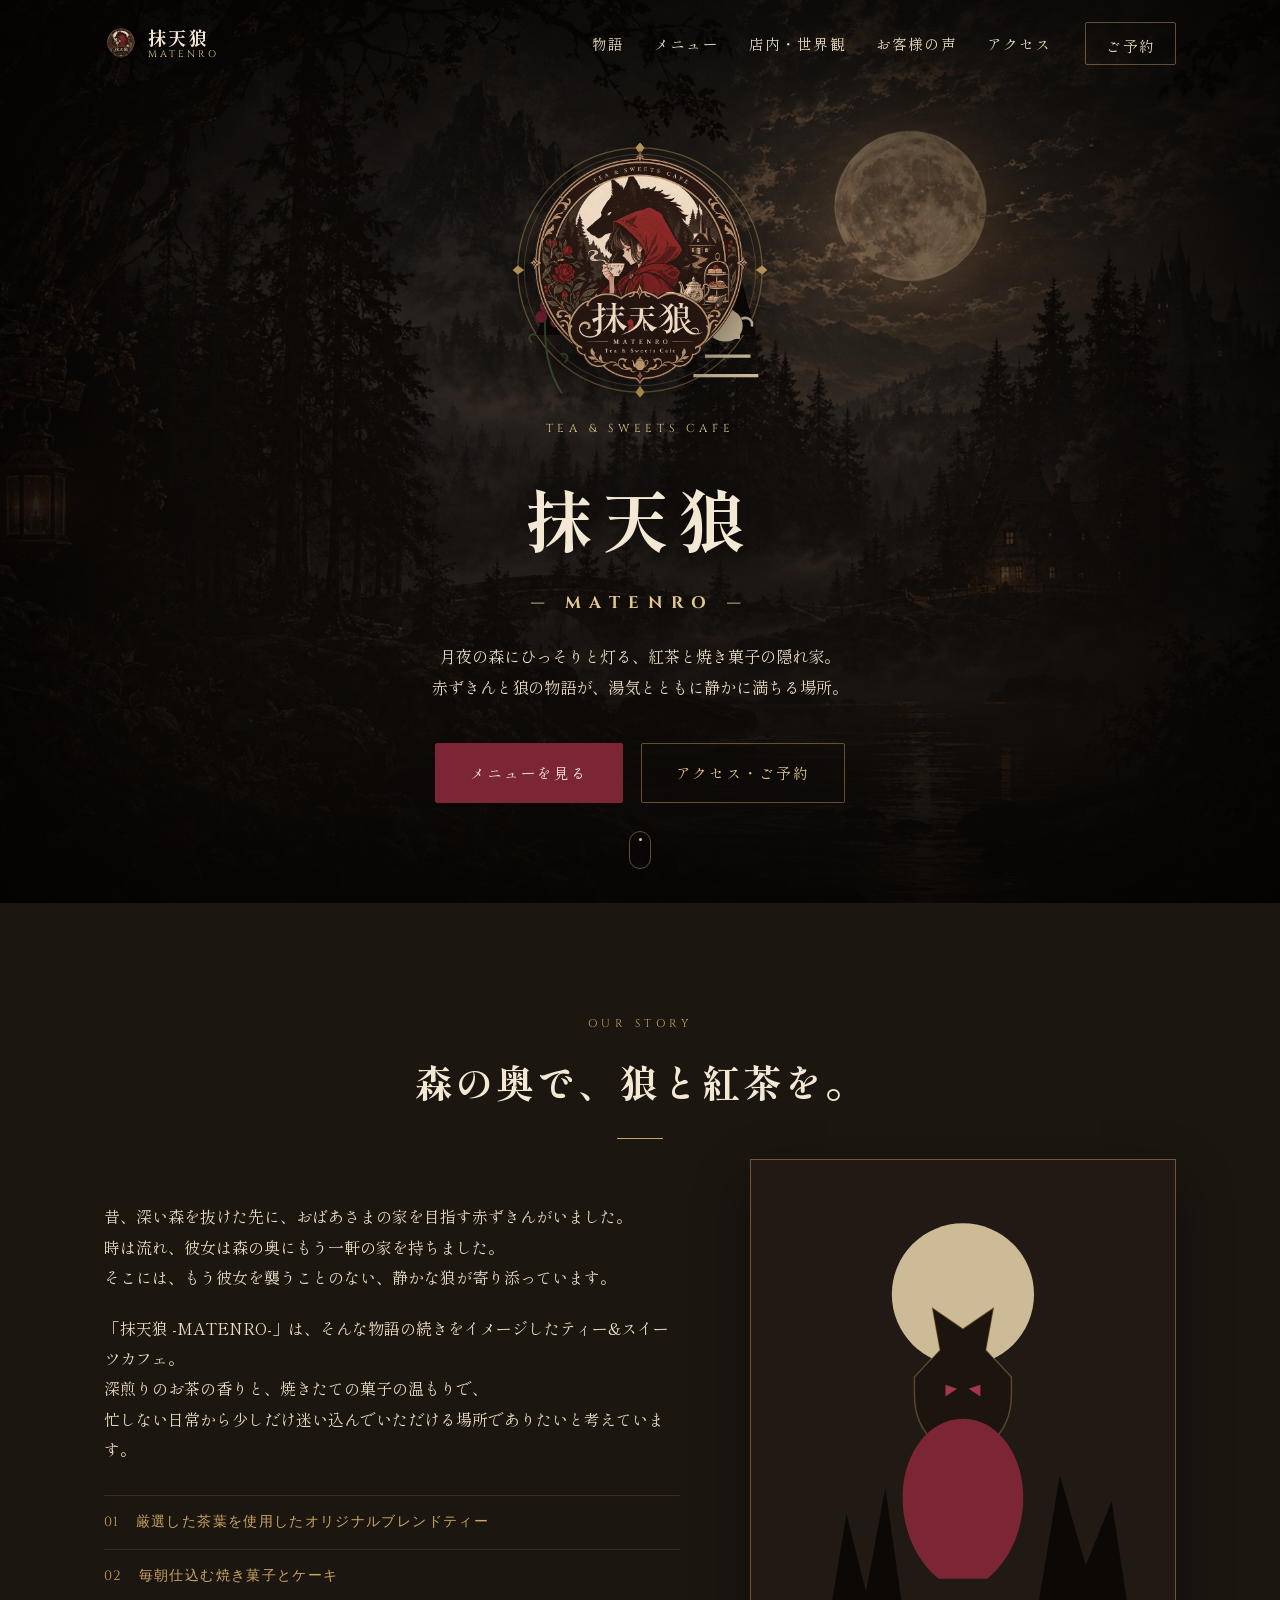
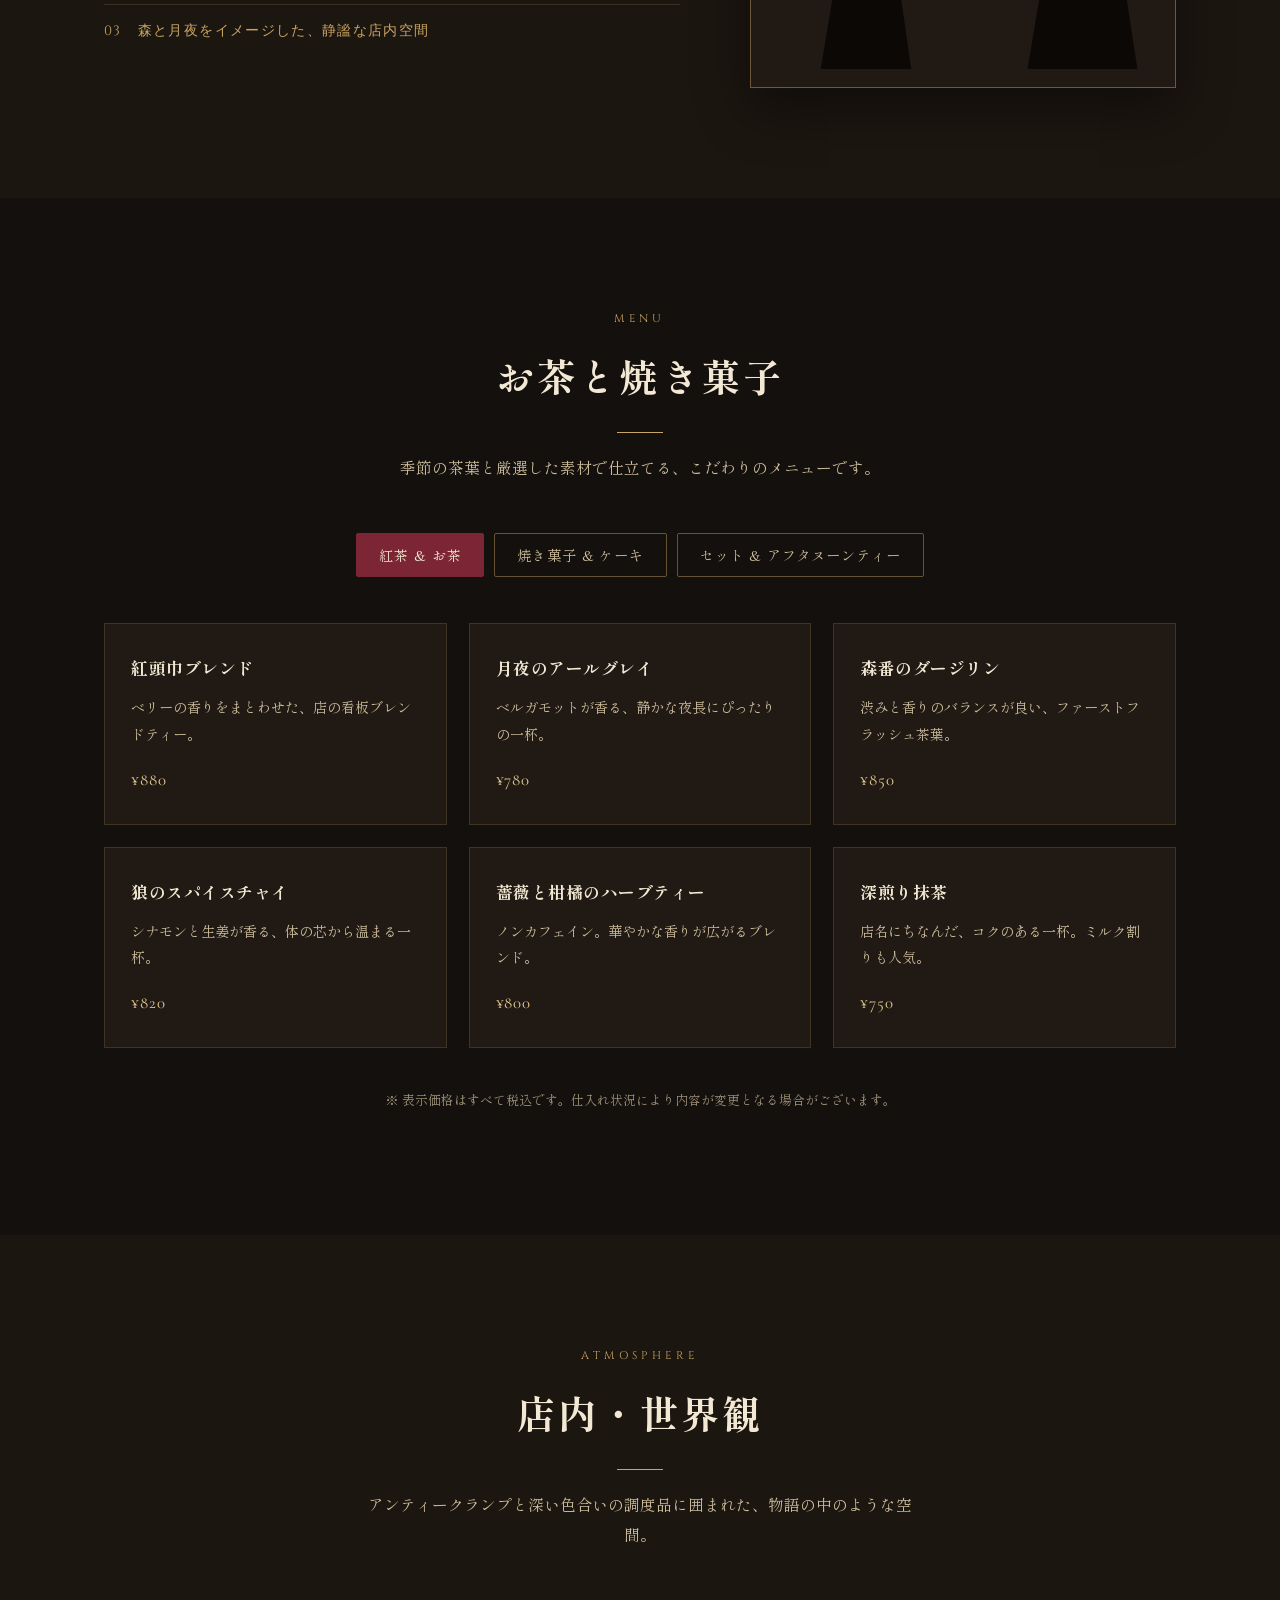
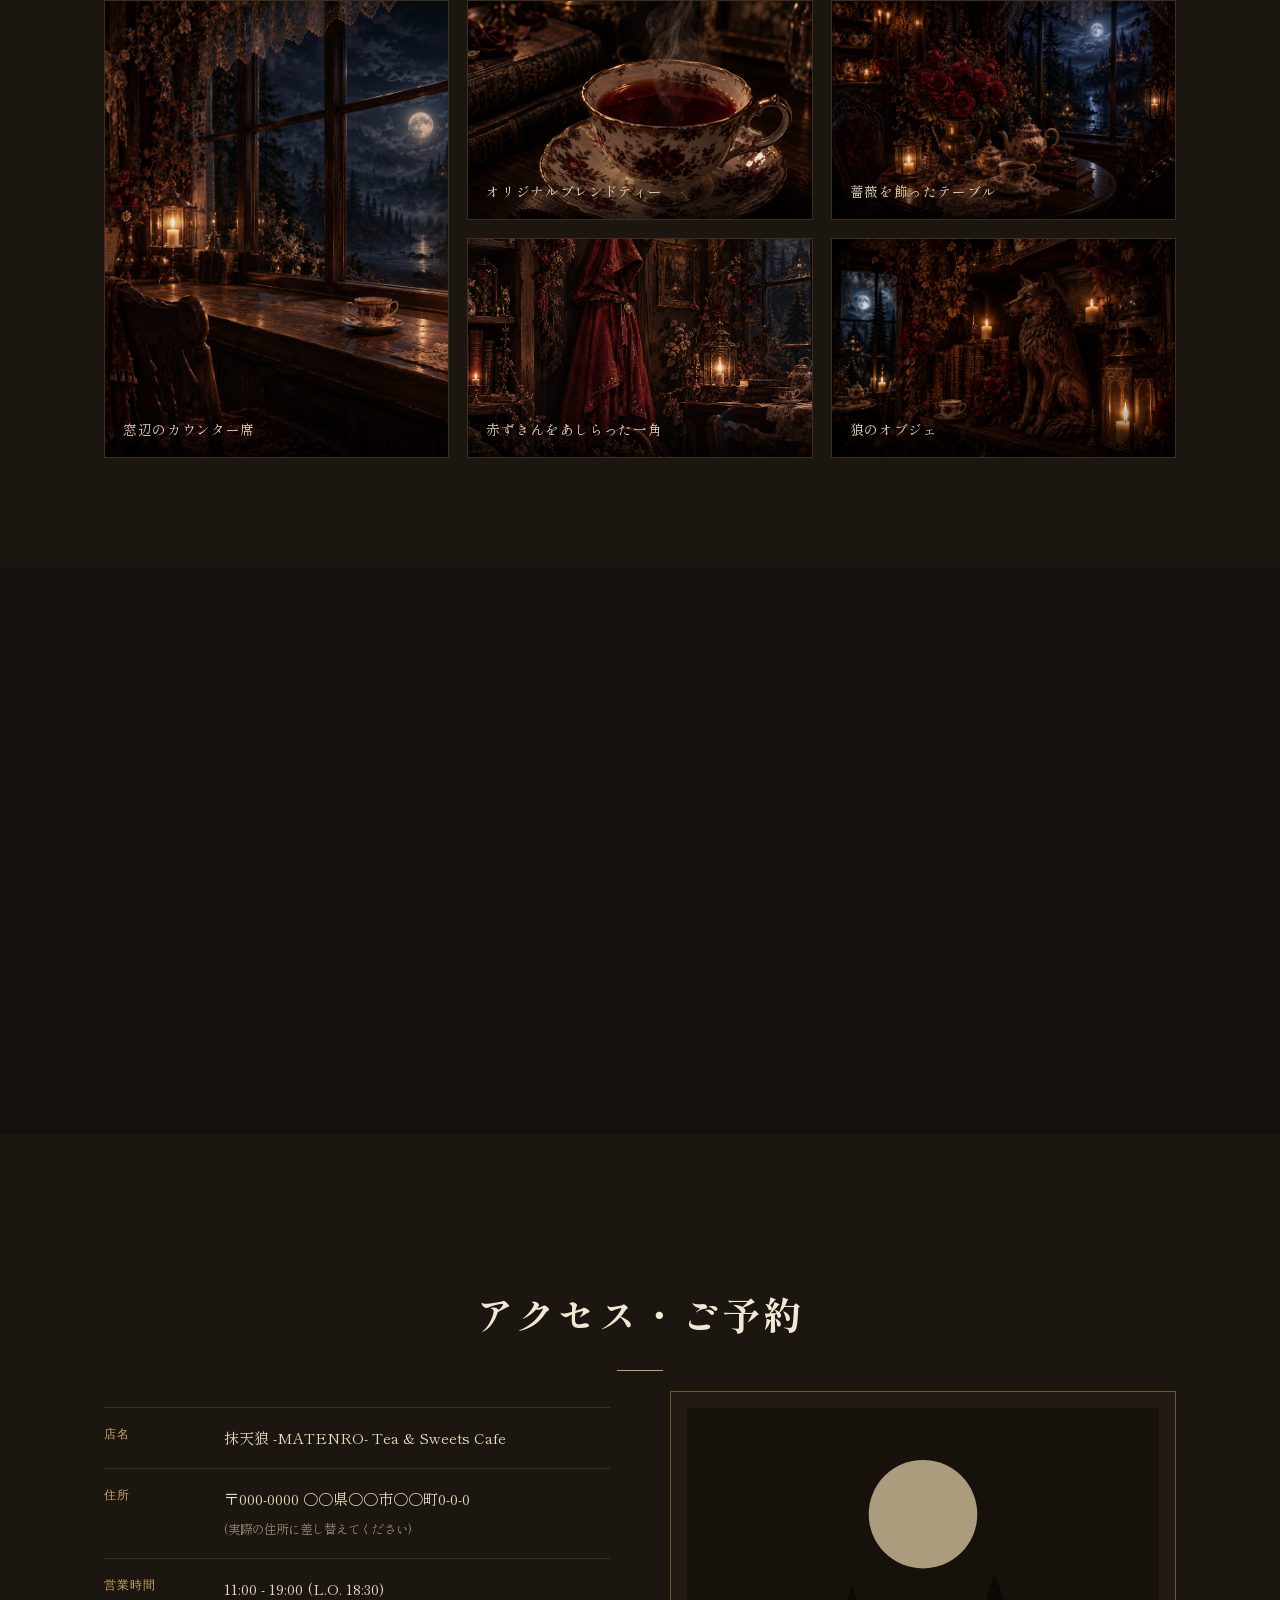
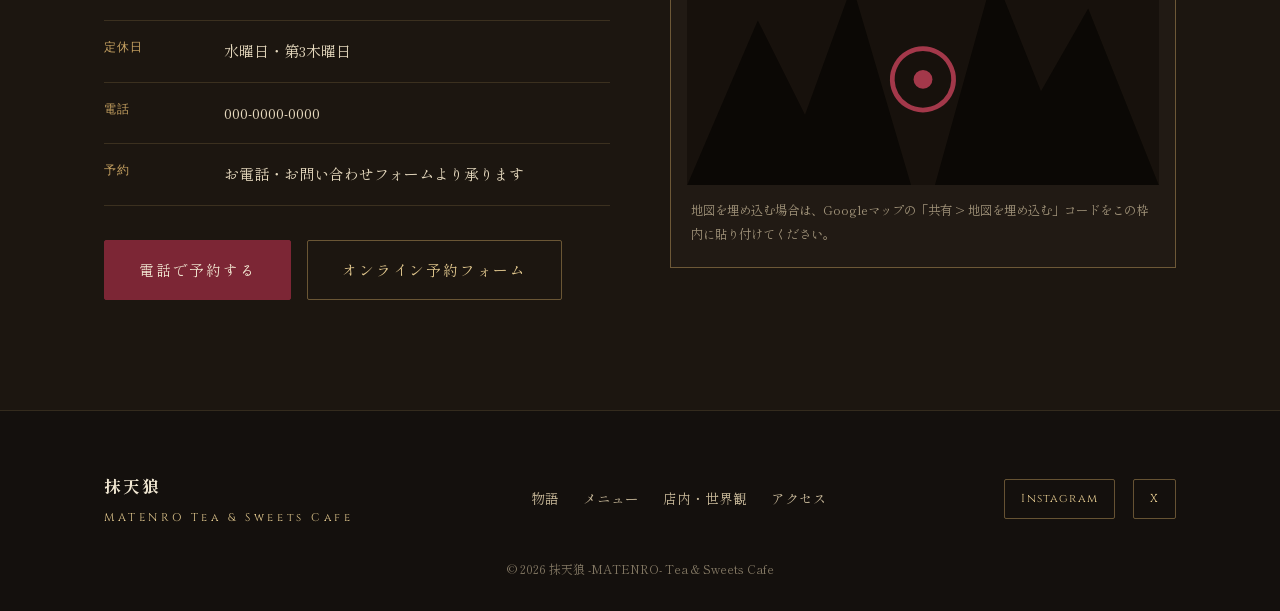
<file: index.html>
<!DOCTYPE html>
<html lang="ja">
<head>
<meta charset="UTF-8">
<meta name="viewport" content="width=device-width, initial-scale=1.0">
<title>抹天狼 MATENRO | Tea &amp; Sweets Cafe</title>
<meta name="description" content="森の奥にひっそりと佇む紅茶と焼き菓子の店「抹天狼 -MATENRO-」。赤ずきんと狼の物語をモチーフにした、大人のための隠れ家ティーサロンです。">

<!-- Favicon -->
<link rel="icon" href="assets/favicon.ico" sizes="any">
<link rel="icon" type="image/png" sizes="32x32" href="assets/favicon-32.png">
<link rel="icon" type="image/png" sizes="16x16" href="assets/favicon-16.png">
<link rel="apple-touch-icon" href="assets/apple-touch-icon.png">

<!-- OGP (Facebook / LINE / Instagram など) -->
<meta property="og:type" content="website">
<meta property="og:site_name" content="抹天狼 -MATENRO- Tea & Sweets Cafe">
<meta property="og:title" content="抹天狼 -MATENRO- | Tea & Sweets Cafe">
<meta property="og:description" content="森の奥にひっそりと佇む紅茶と焼き菓子の店「抹天狼 -MATENRO-」。赤ずきんと狼の物語をモチーフにした、大人のための隠れ家ティーサロンです。">
<meta property="og:url" content="https://gtrgreattatinonoren-lab.github.io/matenllow-cafe/">
<meta property="og:image" content="https://gtrgreattatinonoren-lab.github.io/matenllow-cafe/assets/og-image.jpg">
<meta property="og:image:width" content="1200">
<meta property="og:image:height" content="630">
<meta property="og:locale" content="ja_JP">

<!-- Twitter/X カード -->
<meta name="twitter:card" content="summary_large_image">
<meta name="twitter:title" content="抹天狼 -MATENRO- | Tea & Sweets Cafe">
<meta name="twitter:description" content="森の奥にひっそりと佇む紅茶と焼き菓子の店「抹天狼 -MATENRO-」。赤ずきんと狼の物語をモチーフにした、大人のための隠れ家ティーサロンです。">
<meta name="twitter:image" content="https://gtrgreattatinonoren-lab.github.io/matenllow-cafe/assets/og-image.jpg">

<link rel="preconnect" href="https://fonts.googleapis.com">
<link rel="preconnect" href="https://fonts.gstatic.com" crossorigin>
<link href="https://fonts.googleapis.com/css2?family=Cinzel:wght@500;600&family=Cormorant+Garamond:ital,wght@0,400;0,500;0,600;1,500&family=Shippori+Mincho:wght@500;700&display=swap" rel="stylesheet">
<link rel="stylesheet" href="css/style.css">
</head>
<body>

<!-- ローディング演出 -->
<div class="loader" id="loader" aria-hidden="true">
  <div class="loader-emblem">
    <svg viewBox="0 0 100 100" class="loader-ring">
      <circle cx="50" cy="50" r="42"></circle>
    </svg>
    <span>抹天狼</span>
  </div>
</div>

<!-- ヘッダー -->
<header class="site-header" id="siteHeader">
  <div class="header-inner">
    <a href="#top" class="brand">
      <span class="brand-mark" aria-hidden="true">
        <img src="assets/logo.png" alt="" class="brand-mark-photo"
             onload="this.nextElementSibling.style.display='none';"
             onerror="this.remove();">
        <svg viewBox="0 0 60 60" width="34" height="34" class="brand-mark-svg">
          <circle cx="30" cy="30" r="27" fill="none" stroke="currentColor" stroke-width="1.4"/>
          <path d="M30 6 L33 14 L30 22 L27 14 Z" fill="currentColor"/>
        </svg>
      </span>
      <span class="brand-text">
        <span class="brand-jp">抹天狼</span>
        <span class="brand-en">MATENRO</span>
      </span>
    </a>

    <nav class="main-nav" id="mainNav">
      <ul>
        <li><a href="#story">物語</a></li>
        <li><a href="#menu">メニュー</a></li>
        <li><a href="#gallery">店内・世界観</a></li>
        <li><a href="#voice">お客様の声</a></li>
        <li><a href="#access">アクセス</a></li>
      </ul>
      <a href="#access" class="nav-cta">ご予約</a>
    </nav>

    <button class="nav-toggle" id="navToggle" aria-label="メニューを開く" aria-expanded="false">
      <span></span><span></span><span></span>
    </button>
  </div>
</header>

<!-- ヒーロー -->
<section class="hero" id="top">
  <div class="hero-bg" aria-hidden="true">
    <div class="hero-moon"></div>
    <div class="hero-trees"></div>
    <div class="hero-vignette"></div>
  </div>

  <div class="hero-content">
    <div class="emblem">
      <img src="assets/logo.png" alt="抹天狼 MATENRO Tea and Sweets Cafe ロゴ" class="emblem-photo"
           onerror="this.style.display='none'; this.closest('.emblem').classList.add('emblem--fallback');">
      <svg viewBox="0 0 400 400" class="emblem-svg" role="img" aria-label="抹天狼 MATENRO Tea and Sweets Cafe エンブレム">
        <defs>
          <path id="ringTop" d="M 70 200 A 130 130 0 0 1 330 200" />
          <path id="ringBottom" d="M 90 200 A 110 110 0 0 0 310 200" />
          <radialGradient id="moonGlow" cx="50%" cy="38%" r="55%">
            <stop offset="0%" stop-color="#f3e9cf" stop-opacity="0.95"/>
            <stop offset="55%" stop-color="#e4d3a4" stop-opacity="0.5"/>
            <stop offset="100%" stop-color="#e4d3a4" stop-opacity="0"/>
          </radialGradient>
        </defs>

        <!-- outer ornate frame -->
        <circle cx="200" cy="200" r="188" fill="none" stroke="currentColor" stroke-width="2"/>
        <circle cx="200" cy="200" r="178" fill="none" stroke="currentColor" stroke-width="1"/>
        <g class="emblem-diamonds">
          <path d="M200 4 L207 12 L200 22 L193 12 Z"/>
          <path d="M200 396 L207 388 L200 378 L193 388 Z"/>
          <path d="M4 200 L12 193 L22 200 L12 207 Z"/>
          <path d="M396 200 L388 193 L378 200 L388 207 Z"/>
        </g>

        <!-- ring text -->
        <text class="ring-text-top">
          <textPath href="#ringTop" startOffset="50%" text-anchor="middle">TEA &amp; SWEETS CAFE</textPath>
        </text>

        <!-- inner scene -->
        <circle cx="200" cy="170" r="118" fill="url(#moonGlow)"/>
        <circle cx="200" cy="150" r="66" class="moon"/>

        <!-- forest silhouette -->
        <g class="forest">
          <path d="M40 300 L75 210 L100 260 L120 200 L150 300 Z"/>
          <path d="M270 300 L300 190 L330 250 L355 210 L378 300 Z"/>
          <path d="M120 310 L160 150 L200 250 L225 175 L260 310 Z"/>
        </g>

        <!-- wolf silhouette (behind hood figure) -->
        <g class="wolf">
          <path d="M200 82
                   L168 60 L176 104
                   L150 132 L150 150
                   Q150 182 172 200
                   L200 212 L228 200
                   Q250 182 250 150
                   L250 132 L224 104
                   L232 60 Z"/>
          <path class="wolf-eye" d="M182 140 l12 4 -12 8 z"/>
          <path class="wolf-eye" d="M218 140 l-12 4 12 8 z"/>
          <path class="wolf-snout" d="M188 178 Q200 192 212 178 L206 196 L194 196 Z"/>
        </g>

        <!-- roses left -->
        <g class="roses">
          <path d="M55 260 C50 320 60 360 80 390" class="stem"/>
          <circle cx="58" cy="255" r="12"/>
          <circle cx="48" cy="272" r="9"/>
          <circle cx="70" cy="280" r="8"/>
          <path d="M40 300 c-10 -4 -14 6 -6 12" class="leaf"/>
          <path d="M78 330 c10 -4 14 6 6 12" class="leaf"/>
        </g>

        <!-- teapot + tiered stand, right -->
        <g class="tea-set">
          <path d="M320 300 h34 v6 h-34 z"/>
          <path d="M300 330 h70 v5 h-70 z"/>
          <path d="M282 360 h100 v5 h-100 z"/>
          <path d="M330 260 c-16 0 -26 12 -26 26 c0 14 12 24 27 24 c15 0 27 -10 27 -24 c0 -14 -10 -26 -28 -26 z"/>
          <path d="M356 275 c10 -4 18 2 16 12" class="spout"/>
          <path d="M304 280 c-10 2 -12 14 -2 18" class="handle"/>
        </g>

        <!-- red hood figure (front, center-bottom) -->
        <g class="hood-figure">
          <path d="M200 175
                   C165 175, 140 210, 138 250
                   C136 285, 150 320, 175 340
                   L225 340
                   C250 320, 264 285, 262 250
                   C260 210, 235 175, 200 175 Z"/>
          <path d="M200 178 C185 178, 172 195, 168 215 C185 205, 215 205, 232 215 C228 195, 215 178, 200 178 Z" class="hood-inner"/>
          <circle cx="200" cy="235" r="4" class="hood-face"/>
        </g>

        <!-- bottom banner -->
        <text class="ring-text-bottom">
          <textPath href="#ringBottom" startOffset="50%" text-anchor="middle">MATENRO ・ Tea &amp; Sweets Cafe</textPath>
        </text>
      </svg>
    </div>

    <p class="hero-eyebrow" data-field="hero_eyebrow">TEA &amp; SWEETS CAFE</p>
    <h1 class="hero-title">
      <span class="jp" data-field="hero_title_jp">抹天狼</span>
      <span class="en" data-field="hero_title_en">— MATENRO —</span>
    </h1>
    <p class="hero-copy" data-field="hero_copy">月夜の森にひっそりと灯る、紅茶と焼き菓子の隠れ家。<br class="pc-only">赤ずきんと狼の物語が、湯気とともに静かに満ちる場所。</p>

    <div class="hero-actions">
      <a href="#menu" class="btn btn-primary">メニューを見る</a>
      <a href="#access" class="btn btn-ghost">アクセス・ご予約</a>
    </div>
  </div>

  <a href="#story" class="scroll-cue" aria-label="下へスクロール">
    <span></span>
  </a>
</section>

<!-- 物語 / コンセプト -->
<section class="story" id="story">
  <div class="section-inner">
    <p class="section-eyebrow">OUR STORY</p>
    <h2 class="section-title" data-field="story_title">森の奥で、狼と紅茶を。</h2>

    <div class="story-grid">
      <div class="story-text">
        <p data-field="story_text_1">
          昔、深い森を抜けた先に、おばあさまの家を目指す赤ずきんがいました。<br>
          時は流れ、彼女は森の奥にもう一軒の家を持ちました。<br>
          そこには、もう彼女を襲うことのない、静かな狼が寄り添っています。
        </p>
        <p data-field="story_text_2">
          「抹天狼 -MATENRO-」は、そんな物語の続きをイメージしたティー&amp;スイーツカフェ。<br>
          深煎りのお茶の香りと、焼きたての菓子の温もりで、<br>
          忙しない日常から少しだけ迷い込んでいただける場所でありたいと考えています。
        </p>
        <ul class="story-points">
          <li><span>01</span><span data-field="story_point_1">厳選した茶葉を使用したオリジナルブレンドティー</span></li>
          <li><span>02</span><span data-field="story_point_2">毎朝仕込む焼き菓子とケーキ</span></li>
          <li><span>03</span><span data-field="story_point_3">森と月夜をイメージした、静謐な店内空間</span></li>
        </ul>
      </div>

      <div class="story-visual" aria-hidden="true">
        <div class="story-frame">
          <svg viewBox="0 0 300 380" class="story-illust">
            <path class="silo-tree" d="M40 380 L60 260 L75 320 L90 240 L110 380 Z"/>
            <path class="silo-tree" d="M200 380 L225 230 L245 300 L265 250 L285 380 Z"/>
            <circle cx="150" cy="90" r="55" class="silo-moon"/>
            <g transform="translate(0,55) scale(0.75)">
              <path class="silo-wolf" d="M200 82
                       L168 60 L176 104
                       L150 132 L150 150
                       Q150 182 172 200
                       L200 212 L228 200
                       Q250 182 250 150
                       L250 132 L224 104
                       L232 60 Z"/>
              <path class="silo-wolf-eye" d="M182 140 l12 4 -12 8 z"/>
              <path class="silo-wolf-eye" d="M218 140 l-12 4 12 8 z"/>
              <path class="silo-hood" d="M200 175
                       C165 175, 140 210, 138 250
                       C136 285, 150 320, 175 340
                       L225 340
                       C250 320, 264 285, 262 250
                       C260 210, 235 175, 200 175 Z"/>
            </g>
          </svg>
        </div>
      </div>
    </div>
  </div>
</section>

<!-- メニュー -->
<section class="menu" id="menu">
  <div class="section-inner">
    <p class="section-eyebrow">MENU</p>
    <h2 class="section-title" data-field="menu_title">お茶と焼き菓子</h2>
    <p class="section-lead" data-field="menu_lead">季節の茶葉と厳選した素材で仕立てる、こだわりのメニューです。</p>

    <div class="menu-tabs" role="tablist" aria-label="メニューカテゴリ">
      <button class="tab-btn is-active" data-tab="tea" role="tab" aria-selected="true">紅茶 &amp; お茶</button>
      <button class="tab-btn" data-tab="sweets" role="tab" aria-selected="false">焼き菓子 &amp; ケーキ</button>
      <button class="tab-btn" data-tab="set" role="tab" aria-selected="false">セット &amp; アフタヌーンティー</button>
    </div>

    <div class="menu-panel is-active" data-panel="tea" role="tabpanel">
      <div class="menu-grid">
        <div class="menu-card">
          <h3>紅頭巾ブレンド</h3>
          <p class="menu-desc">ベリーの香りをまとわせた、店の看板ブレンドティー。</p>
          <p class="menu-price">¥880</p>
        </div>
        <div class="menu-card">
          <h3>月夜のアールグレイ</h3>
          <p class="menu-desc">ベルガモットが香る、静かな夜長にぴったりの一杯。</p>
          <p class="menu-price">¥780</p>
        </div>
        <div class="menu-card">
          <h3>森番のダージリン</h3>
          <p class="menu-desc">渋みと香りのバランスが良い、ファーストフラッシュ茶葉。</p>
          <p class="menu-price">¥850</p>
        </div>
        <div class="menu-card">
          <h3>狼のスパイスチャイ</h3>
          <p class="menu-desc">シナモンと生姜が香る、体の芯から温まる一杯。</p>
          <p class="menu-price">¥820</p>
        </div>
        <div class="menu-card">
          <h3>薔薇と柑橘のハーブティー</h3>
          <p class="menu-desc">ノンカフェイン。華やかな香りが広がるブレンド。</p>
          <p class="menu-price">¥800</p>
        </div>
        <div class="menu-card">
          <h3>深煎り抹茶</h3>
          <p class="menu-desc">店名にちなんだ、コクのある一杯。ミルク割りも人気。</p>
          <p class="menu-price">¥750</p>
        </div>
      </div>
    </div>

    <div class="menu-panel" data-panel="sweets" role="tabpanel" hidden>
      <div class="menu-grid">
        <div class="menu-card">
          <h3>森のベリータルト</h3>
          <p class="menu-desc">季節のベリーをたっぷりのせた、酸味と甘みのタルト。</p>
          <p class="menu-price">¥680</p>
        </div>
        <div class="menu-card">
          <h3>満月のバスクチーズケーキ</h3>
          <p class="menu-desc">濃厚でありながら軽やかな口どけの人気ケーキ。</p>
          <p class="menu-price">¥650</p>
        </div>
        <div class="menu-card">
          <h3>狼の爪あとスコーン</h3>
          <p class="menu-desc">外はさっくり、中はしっとり。自家製ジャム添え。</p>
          <p class="menu-price">¥480</p>
        </div>
        <div class="menu-card">
          <h3>赤ずきんのバスケットクッキー</h3>
          <p class="menu-desc">小さな籠に詰めた、食べ比べできる焼き菓子セット。</p>
          <p class="menu-price">¥720</p>
        </div>
        <div class="menu-card">
          <h3>抹天狼モンブラン</h3>
          <p class="menu-desc">栗と抹茶を合わせた、店名を冠した看板スイーツ。</p>
          <p class="menu-price">¥780</p>
        </div>
        <div class="menu-card">
          <h3>薔薇のガトーショコラ</h3>
          <p class="menu-desc">ローズの香りを効かせた、大人向けの濃厚チョコレートケーキ。</p>
          <p class="menu-price">¥700</p>
        </div>
      </div>
    </div>

    <div class="menu-panel" data-panel="set" role="tabpanel" hidden>
      <div class="menu-grid">
        <div class="menu-card menu-card--wide menu-card--photo">
          <img src="assets/menu-afternoon-tea.jpg" alt="薔薇と月夜の窓辺に並ぶ、3段スタンドのアフタヌーンティーセット" class="menu-card-photo" loading="lazy">
          <div class="menu-card-body">
            <h3>Matenro アフタヌーンティーセット</h3>
            <p class="menu-desc">3段スタンドで楽しむ、焼き菓子・軽食・スイーツの盛り合わせ。お好きな紅茶付き。(2名様より・要予約)</p>
            <p class="menu-price">¥3,800 / 1名</p>
          </div>
        </div>
        <div class="menu-card">
          <h3>本日のケーキセット</h3>
          <p class="menu-desc">日替わりケーキとお好きな紅茶のセット。</p>
          <p class="menu-price">¥1,280</p>
        </div>
        <div class="menu-card">
          <h3>スコーンセット</h3>
          <p class="menu-desc">焼きたてスコーンとお好きな紅茶のセット。</p>
          <p class="menu-price">¥1,080</p>
        </div>
        <div class="menu-card">
          <h3>森の朝食プレート</h3>
          <p class="menu-desc">軽食とサラダ、ドリンクが付くモーニング限定メニュー。</p>
          <p class="menu-price">¥1,450</p>
        </div>
      </div>
    </div>

    <p class="menu-note" data-field="menu_note">※ 表示価格はすべて税込です。仕入れ状況により内容が変更となる場合がございます。</p>
  </div>
</section>

<!-- 店内・世界観 (ギャラリー) -->
<section class="gallery" id="gallery">
  <div class="section-inner">
    <p class="section-eyebrow">ATMOSPHERE</p>
    <h2 class="section-title" data-field="gallery_title">店内・世界観</h2>
    <p class="section-lead" data-field="gallery_lead">アンティークランプと深い色合いの調度品に囲まれた、物語の中のような空間。</p>

    <div class="gallery-grid">
      <div class="gallery-card gallery-card--tall">
        <img src="assets/gallery-window-seat.jpg" alt="満月の森を望む窓辺のカウンター席。ランプとティーカップが並ぶ" class="gallery-photo" loading="lazy">
        <div class="gallery-caption" data-field="gallery_caption_1">窓辺のカウンター席</div>
      </div>
      <div class="gallery-card">
        <img src="assets/gallery-tea.jpg" alt="薔薇柄のアンティークカップに注がれた、湯気立つオリジナルブレンドティー" class="gallery-photo" loading="lazy">
        <div class="gallery-caption" data-field="gallery_caption_2">オリジナルブレンドティー</div>
      </div>
      <div class="gallery-card">
        <img src="assets/gallery-roses.jpg" alt="深紅の薔薇とアンティークのティーセットを飾った、月夜の窓辺のテーブル" class="gallery-photo" loading="lazy">
        <div class="gallery-caption" data-field="gallery_caption_3">薔薇を飾ったテーブル</div>
      </div>
      <div class="gallery-card">
        <img src="assets/gallery-hood-corner.jpg" alt="赤いフードのマントを飾った、薔薇と灯りに囲まれたアンティークな一角" class="gallery-photo" loading="lazy">
        <div class="gallery-caption" data-field="gallery_caption_4">赤ずきんをあしらった一角</div>
      </div>
      <div class="gallery-card">
        <img src="assets/gallery-wolf.jpg" alt="蝋燭と薔薇に囲まれた書棚に佇む、木彫りの狼のオブジェ" class="gallery-photo" loading="lazy">
        <div class="gallery-caption" data-field="gallery_caption_5">狼のオブジェ</div>
      </div>
    </div>
  </div>
</section>

<!-- お客様の声 -->
<section class="voice" id="voice">
  <div class="section-inner">
    <p class="section-eyebrow">VOICE</p>
    <h2 class="section-title" data-field="voice_title">お客様の声</h2>

    <div class="voice-grid">
      <blockquote class="voice-card">
        <p data-field="voice_1_text">「店内に入った瞬間、物語の中に迷い込んだようでした。紅茶の香りとロゴの世界観がぴったりで感動しました。」</p>
        <cite data-field="voice_1_cite">30代 女性</cite>
      </blockquote>
      <blockquote class="voice-card">
        <p data-field="voice_2_text">「アフタヌーンティーセットのボリュームと質に大満足。誕生日のお祝いで利用しましたが特別な時間になりました。」</p>
        <cite data-field="voice_2_cite">20代 女性</cite>
      </blockquote>
      <blockquote class="voice-card">
        <p data-field="voice_3_text">「一人でもゆっくり本を読みながら過ごせる落ち着いた雰囲気。深煎り抹茶が特にお気に入りです。」</p>
        <cite data-field="voice_3_cite">40代 男性</cite>
      </blockquote>
    </div>
  </div>
</section>

<!-- アクセス -->
<section class="access" id="access">
  <div class="section-inner">
    <p class="section-eyebrow">ACCESS &amp; INFO</p>
    <h2 class="section-title" data-field="access_title">アクセス・ご予約</h2>

    <div class="access-grid">
      <div class="access-info">
        <dl>
          <div class="access-row">
            <dt>店名</dt>
            <dd data-field="店名">抹天狼 -MATENRO- Tea &amp; Sweets Cafe</dd>
          </div>
          <div class="access-row">
            <dt>住所</dt>
            <dd><span data-field="郵便番号" data-format="postal">〒000-0000 </span><span data-field="住所">○○県○○市○○町0-0-0</span><br><span class="note" data-field="address-note">(実際の住所に差し替えてください)</span></dd>
          </div>
          <div class="access-row">
            <dt>営業時間</dt>
            <dd data-field="営業時間">11:00 - 19:00 (L.O. 18:30)</dd>
          </div>
          <div class="access-row">
            <dt>定休日</dt>
            <dd data-field="定休日">水曜日・第3木曜日</dd>
          </div>
          <div class="access-row">
            <dt>電話</dt>
            <dd data-field="電話番号">000-0000-0000</dd>
          </div>
          <div class="access-row">
            <dt>予約</dt>
            <dd data-field="予約案内">お電話・お問い合わせフォームより承ります</dd>
          </div>
        </dl>

        <div class="access-actions">
          <a href="tel:0000000000" class="btn btn-primary" data-field="電話番号" data-format="tel-href">電話で予約する</a>
          <a href="#" class="btn btn-ghost">オンライン予約フォーム</a>
        </div>
      </div>

      <div class="access-map" aria-hidden="true">
        <svg viewBox="0 0 400 320" class="map-illust">
          <rect width="400" height="320" class="map-bg"/>
          <path d="M0 320 L60 180 L100 260 L140 150 L190 320 Z" class="map-tree"/>
          <path d="M210 320 L260 140 L300 240 L340 170 L400 320 Z" class="map-tree"/>
          <circle cx="200" cy="90" r="46" class="map-moon"/>
          <circle cx="200" cy="230" r="8" class="map-pin-dot"/>
          <path d="M200 230 m0 -26 a26 26 0 1 1 -0.1 0 Z" class="map-pin" />
        </svg>
        <p class="map-note">地図を埋め込む場合は、Googleマップの「共有 &gt; 地図を埋め込む」コードをこの枠内に貼り付けてください。</p>
      </div>
    </div>
  </div>
</section>

<!-- フッター -->
<footer class="site-footer">
  <div class="section-inner footer-inner">
    <div class="footer-brand">
      <span class="brand-jp">抹天狼</span>
      <span class="brand-en">MATENRO Tea &amp; Sweets Cafe</span>
    </div>

    <nav class="footer-nav">
      <a href="#story">物語</a>
      <a href="#menu">メニュー</a>
      <a href="#gallery">店内・世界観</a>
      <a href="#access">アクセス</a>
    </nav>

    <div class="footer-sns">
      <a href="#" aria-label="Instagram" data-field="Instagram_URL" data-format="href">Instagram</a>
      <a href="#" aria-label="X" data-field="X_URL" data-format="href">X</a>
    </div>
  </div>
  <p class="footer-copy">&copy; <span id="year"></span> 抹天狼 -MATENRO- Tea &amp; Sweets Cafe</p>
</footer>

<script src="js/main.js"></script>
<script src="js/sheet-data.js"></script>
</body>
</html>
</file>
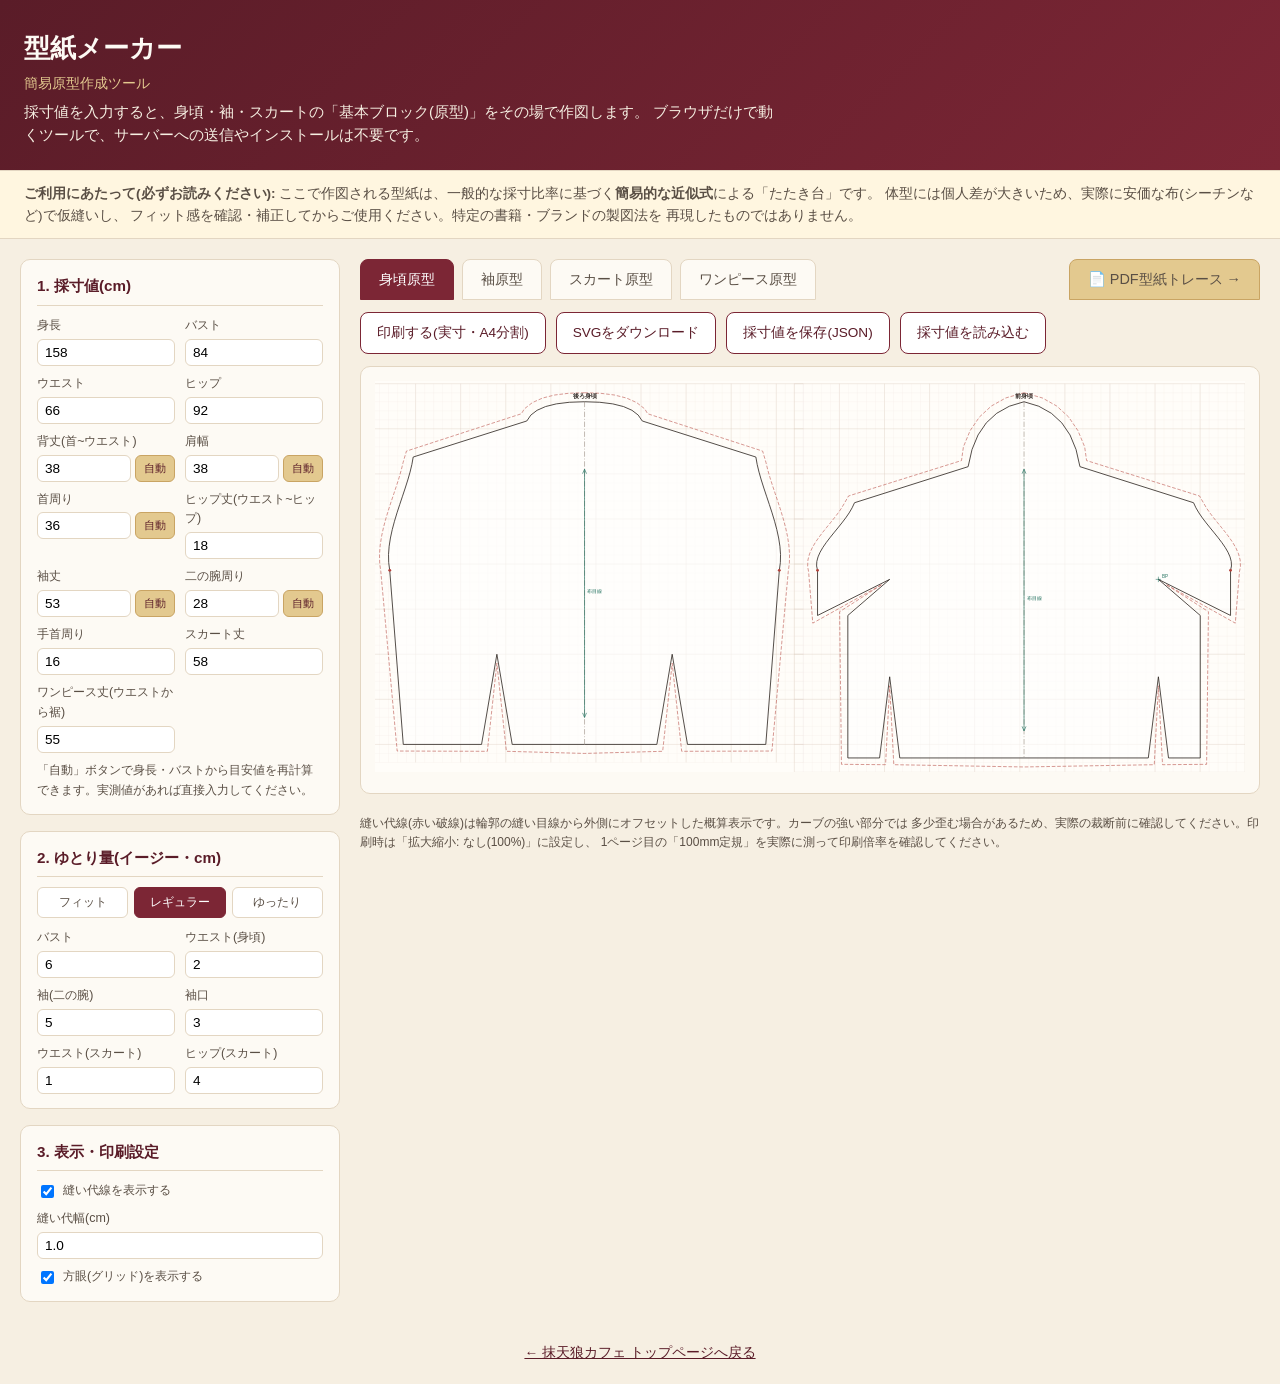
<file: pattern-maker/index.html>
<!DOCTYPE html>
<html lang="ja">
<head>
<meta charset="UTF-8" />
<meta name="viewport" content="width=device-width, initial-scale=1.0" />
<title>型紙メーカー | 簡易原型作成ツール</title>
<link rel="stylesheet" href="css/style.css" />
</head>
<body>
  <header class="app-header">
    <h1>型紙メーカー <span>簡易原型作成ツール</span></h1>
    <p class="lead">
      採寸値を入力すると、身頃・袖・スカートの「基本ブロック(原型)」をその場で作図します。
      ブラウザだけで動くツールで、サーバーへの送信やインストールは不要です。
    </p>
  </header>

  <div class="disclaimer">
    <strong>ご利用にあたって(必ずお読みください):</strong>
    ここで作図される型紙は、一般的な採寸比率に基づく<strong>簡易的な近似式</strong>による「たたき台」です。
    体型には個人差が大きいため、実際に安価な布(シーチンなど)で仮縫いし、
    フィット感を確認・補正してからご使用ください。特定の書籍・ブランドの製図法を
    再現したものではありません。
  </div>

  <main class="layout">
    <aside class="sidebar">
      <section class="panel">
        <h2>1. 採寸値(cm)</h2>
        <div class="field-grid">
          <label>身長 <input type="number" id="m-height" value="158" step="0.5" /></label>
          <label>バスト <input type="number" id="m-bust" value="84" step="0.5" /></label>
          <label>ウエスト <input type="number" id="m-waist" value="66" step="0.5" /></label>
          <label>ヒップ <input type="number" id="m-hip" value="92" step="0.5" /></label>

          <label>背丈(首~ウエスト)
            <span class="with-auto">
              <input type="number" id="m-backWaistLength" value="38" step="0.5" />
              <button type="button" class="auto-btn" data-auto="backWaistLength">自動</button>
            </span>
          </label>
          <label>肩幅
            <span class="with-auto">
              <input type="number" id="m-shoulder" value="38" step="0.5" />
              <button type="button" class="auto-btn" data-auto="shoulder">自動</button>
            </span>
          </label>
          <label>首周り
            <span class="with-auto">
              <input type="number" id="m-neck" value="36" step="0.5" />
              <button type="button" class="auto-btn" data-auto="neck">自動</button>
            </span>
          </label>
          <label>ヒップ丈(ウエスト~ヒップ) <input type="number" id="m-hipDepth" value="18" step="0.5" /></label>

          <label>袖丈
            <span class="with-auto">
              <input type="number" id="m-sleeveLength" value="53" step="0.5" />
              <button type="button" class="auto-btn" data-auto="sleeveLength">自動</button>
            </span>
          </label>
          <label>二の腕周り
            <span class="with-auto">
              <input type="number" id="m-upperArm" value="28" step="0.5" />
              <button type="button" class="auto-btn" data-auto="upperArm">自動</button>
            </span>
          </label>
          <label>手首周り <input type="number" id="m-wrist" value="16" step="0.5" /></label>
          <label>スカート丈 <input type="number" id="m-skirtLength" value="58" step="0.5" /></label>
          <label>ワンピース丈(ウエストから裾) <input type="number" id="m-dressSkirtLength" value="55" step="0.5" /></label>
        </div>
        <p class="hint">「自動」ボタンで身長・バストから目安値を再計算できます。実測値があれば直接入力してください。</p>
      </section>

      <section class="panel">
        <h2>2. ゆとり量(イージー・cm)</h2>
        <div class="ease-presets">
          <button type="button" class="preset-btn" data-preset="fit">フィット</button>
          <button type="button" class="preset-btn active" data-preset="regular">レギュラー</button>
          <button type="button" class="preset-btn" data-preset="loose">ゆったり</button>
        </div>
        <div class="field-grid">
          <label>バスト <input type="number" id="e-bustEase" value="6" step="0.5" /></label>
          <label>ウエスト(身頃) <input type="number" id="e-waistEase" value="2" step="0.5" /></label>
          <label>袖(二の腕) <input type="number" id="e-sleeveEase" value="5" step="0.5" /></label>
          <label>袖口 <input type="number" id="e-wristEase" value="3" step="0.5" /></label>
          <label>ウエスト(スカート) <input type="number" id="e-skirtWaistEase" value="1" step="0.5" /></label>
          <label>ヒップ(スカート) <input type="number" id="e-skirtHipEase" value="4" step="0.5" /></label>
        </div>
      </section>

      <section class="panel">
        <h2>3. 表示・印刷設定</h2>
        <label class="checkbox-line"><input type="checkbox" id="opt-showSA" checked /> 縫い代線を表示する</label>
        <label>縫い代幅(cm) <input type="number" id="opt-saCm" value="1.0" step="0.1" min="0" /></label>
        <label class="checkbox-line"><input type="checkbox" id="opt-showGrid" checked /> 方眼(グリッド)を表示する</label>
      </section>
    </aside>

    <section class="main-area">
      <nav class="garment-tabs">
        <button type="button" class="tab-btn active" data-garment="bodice">身頃原型</button>
        <button type="button" class="tab-btn" data-garment="sleeve">袖原型</button>
        <button type="button" class="tab-btn" data-garment="skirt">スカート原型</button>
        <button type="button" class="tab-btn" data-garment="dress">ワンピース原型</button>
        <a class="tab-btn tab-link" href="trace.html">📄 PDF型紙トレース →</a>
      </nav>

      <div class="skirt-style-row" id="skirt-style-row" hidden>
        <span>スカートの形:</span>
        <label><input type="radio" name="skirtStyle" value="straight" checked /> ストレート</label>
        <label><input type="radio" name="skirtStyle" value="aline" /> Aライン</label>
      </div>

      <div class="skirt-style-row" id="dress-style-row" hidden>
        <span>ワンピースの形:</span>
        <label><input type="radio" name="dressStyle" value="straight" checked /> ストレート</label>
        <label><input type="radio" name="dressStyle" value="aline" /> Aライン</label>
      </div>

      <div class="toolbar">
        <button type="button" id="btn-print">印刷する(実寸・A4分割)</button>
        <button type="button" id="btn-export-svg">SVGをダウンロード</button>
        <button type="button" id="btn-export-json">採寸値を保存(JSON)</button>
        <label class="import-json-btn">
          採寸値を読み込む
          <input type="file" id="input-import-json" accept="application/json" hidden />
        </label>
      </div>

      <div class="preview-wrap">
        <div class="preview" id="preview"></div>
      </div>

      <p class="hint">
        縫い代線(赤い破線)は輪郭の縫い目線から外側にオフセットした概算表示です。カーブの強い部分では
        多少歪む場合があるため、実際の裁断前に確認してください。印刷時は「拡大縮小: なし(100%)」に設定し、
        1ページ目の「100mm定規」を実際に測って印刷倍率を確認してください。
      </p>
    </section>
  </main>

  <div id="print-area" class="print-area"></div>

  <footer class="app-footer">
    <a href="../index.html">← 抹天狼カフェ トップページへ戻る</a>
  </footer>

  <script src="js/geometry.js"></script>
  <script src="js/drafts.js"></script>
  <script src="js/render.js"></script>
  <script src="js/print.js"></script>
  <script src="js/export.js"></script>
  <script src="js/app.js"></script>
</body>
</html>
</file>
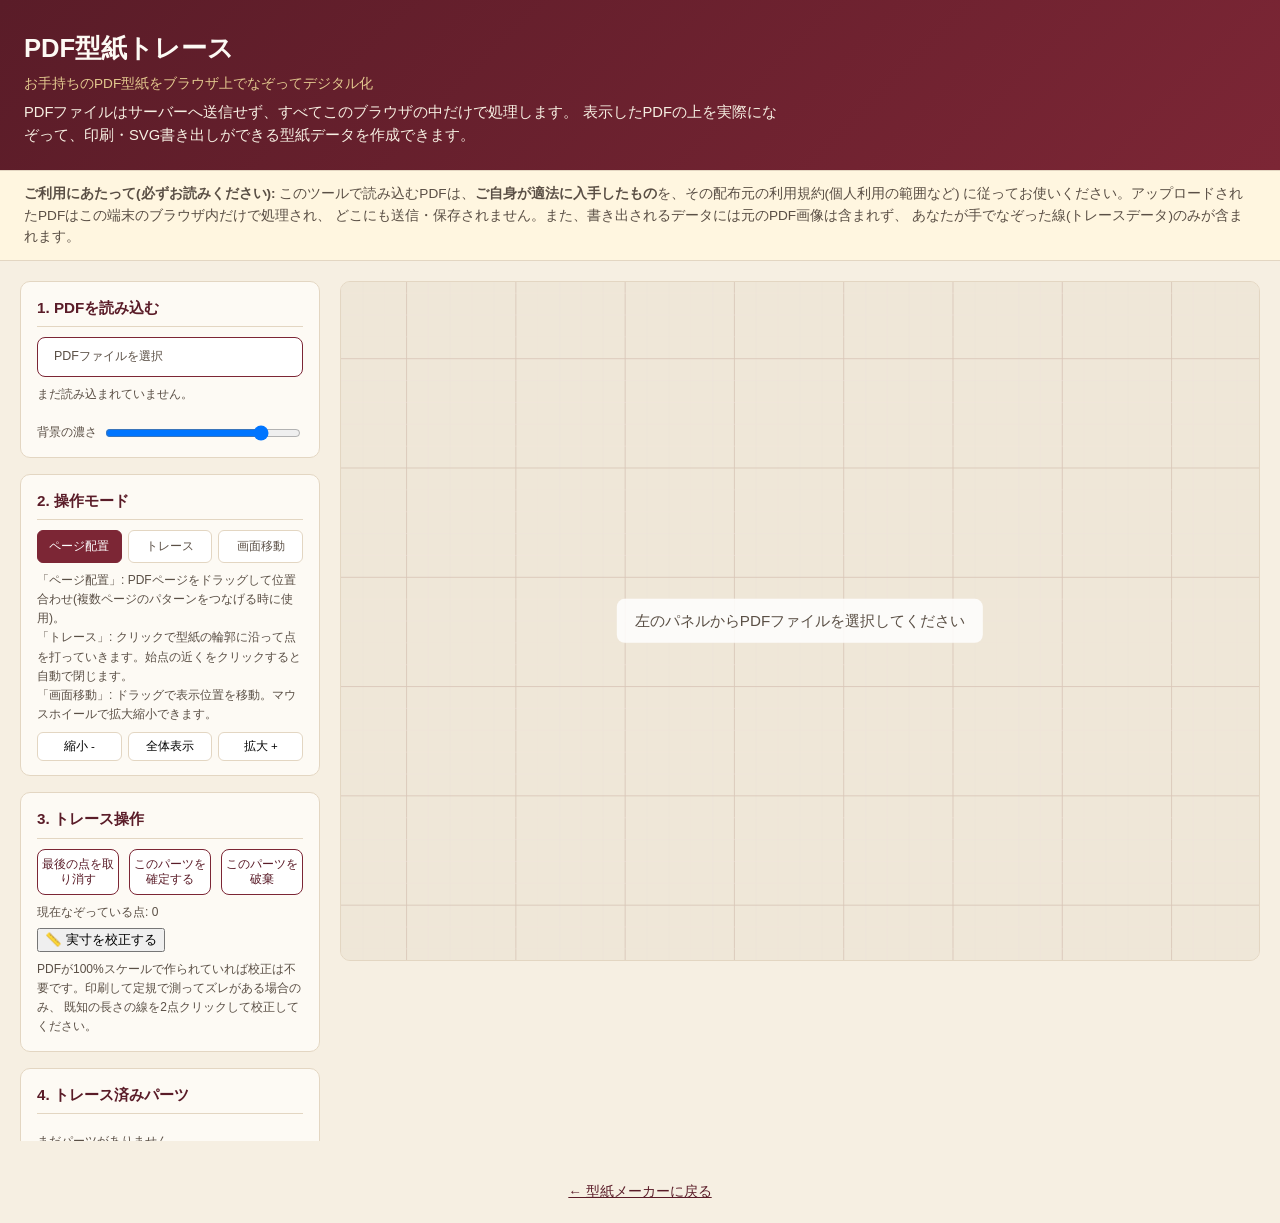
<file: pattern-maker/trace.html>
<!DOCTYPE html>
<html lang="ja">
<head>
<meta charset="UTF-8" />
<meta name="viewport" content="width=device-width, initial-scale=1.0" />
<title>PDF型紙トレース | 型紙メーカー</title>
<link rel="stylesheet" href="css/style.css" />
<link rel="stylesheet" href="css/trace.css" />
</head>
<body>
  <header class="app-header">
    <h1>PDF型紙トレース <span>お手持ちのPDF型紙をブラウザ上でなぞってデジタル化</span></h1>
    <p class="lead">
      PDFファイルはサーバーへ送信せず、すべてこのブラウザの中だけで処理します。
      表示したPDFの上を実際になぞって、印刷・SVG書き出しができる型紙データを作成できます。
    </p>
  </header>

  <div class="disclaimer">
    <strong>ご利用にあたって(必ずお読みください):</strong>
    このツールで読み込むPDFは、<strong>ご自身が適法に入手したもの</strong>を、その配布元の利用規約(個人利用の範囲など)
    に従ってお使いください。アップロードされたPDFはこの端末のブラウザ内だけで処理され、
    どこにも送信・保存されません。また、書き出されるデータには元のPDF画像は含まれず、
    あなたが手でなぞった線(トレースデータ)のみが含まれます。
  </div>

  <main class="trace-layout">
    <aside class="sidebar trace-sidebar">
      <section class="panel">
        <h2>1. PDFを読み込む</h2>
        <label class="file-label">
          PDFファイルを選択
          <input type="file" id="pdf-file" accept="application/pdf" hidden />
        </label>
        <p class="hint" id="pdf-status">まだ読み込まれていません。</p>
        <div id="page-list" class="page-list"></div>
        <label class="checkbox-line" style="margin-top:8px;">
          背景の濃さ
          <input type="range" id="opacity-range" min="0.15" max="1" step="0.05" value="0.85" style="flex:1;" />
        </label>
      </section>

      <section class="panel">
        <h2>2. 操作モード</h2>
        <div class="mode-buttons">
          <button type="button" class="mode-btn active" data-mode="place">ページ配置</button>
          <button type="button" class="mode-btn" data-mode="trace">トレース</button>
          <button type="button" class="mode-btn" data-mode="pan">画面移動</button>
        </div>
        <p class="hint">
          「ページ配置」: PDFページをドラッグして位置合わせ(複数ページのパターンをつなげる時に使用)。<br />
          「トレース」: クリックで型紙の輪郭に沿って点を打っていきます。始点の近くをクリックすると自動で閉じます。<br />
          「画面移動」: ドラッグで表示位置を移動。マウスホイールで拡大縮小できます。
        </p>
        <div class="zoom-row">
          <button type="button" id="zoom-out">縮小 -</button>
          <button type="button" id="zoom-fit">全体表示</button>
          <button type="button" id="zoom-in">拡大 +</button>
        </div>
      </section>

      <section class="panel" id="trace-controls">
        <h2>3. トレース操作</h2>
        <div class="toolbar">
          <button type="button" id="btn-undo-point">最後の点を取り消す</button>
          <button type="button" id="btn-finish-path">このパーツを確定する</button>
          <button type="button" id="btn-cancel-path">このパーツを破棄</button>
        </div>
        <p class="hint" id="current-path-status">現在なぞっている点: 0</p>
        <button type="button" id="btn-calibrate" style="margin-top:6px;">📏 実寸を校正する</button>
        <p class="hint">
          PDFが100%スケールで作られていれば校正は不要です。印刷して定規で測ってズレがある場合のみ、
          既知の長さの線を2点クリックして校正してください。
        </p>
      </section>

      <section class="panel">
        <h2>4. トレース済みパーツ</h2>
        <div id="path-list" class="path-list">
          <p class="hint">まだパーツがありません。</p>
        </div>
      </section>

      <section class="panel">
        <h2>5. 書き出し</h2>
        <label class="checkbox-line"><input type="checkbox" id="opt-showSA" /> 縫い代線を表示する</label>
        <label>縫い代幅(cm) <input type="number" id="opt-saCm" value="1.0" step="0.1" min="0" /></label>
        <div class="toolbar" style="margin-top:8px;">
          <button type="button" id="btn-print">印刷する(実寸・A4分割)</button>
          <button type="button" id="btn-export-svg">SVGをダウンロード</button>
        </div>
      </section>
    </aside>

    <section class="main-area">
      <div class="workspace-wrap">
        <svg id="workspace-svg" class="workspace-svg"></svg>
        <div class="workspace-hint" id="workspace-empty-hint">
          左のパネルからPDFファイルを選択してください
        </div>
      </div>
    </section>
  </main>

  <div id="print-area" class="print-area"></div>

  <footer class="app-footer">
    <a href="index.html">← 型紙メーカーに戻る</a>
  </footer>

  <script src="vendor/pdfjs/pdf.min.js"></script>
  <script src="js/geometry.js"></script>
  <script src="js/render.js"></script>
  <script src="js/print.js"></script>
  <script src="js/export.js"></script>
  <script src="js/trace.js"></script>
</body>
</html>
</file>
<file: css/style.css>
/* =========================================================
   抹天狼 -MATENRO- Tea & Sweets Cafe
   ロゴ(赤ずきん×狼×月夜の森×薔薇×ティーセット)の世界観をベースにした
   ダーク&エレガントな配色のカフェサイト
   ========================================================= */

:root{
  --bg-deep:      #14100d;
  --bg-deep-2:    #1c1610;
  --bg-panel:     #211a14;
  --cream:        #f2e8d3;
  --cream-soft:   #e7dabf;
  --cream-dim:    #cdbd9d;
  --wine:         #7c2635;
  --wine-deep:    #5a1c28;
  --wine-bright:  #a3384a;
  --gold:         #c9a463;
  --gold-soft:    #e3c98f;
  --gold-line:    rgba(201,164,99,0.45);
  --ink:          #120d0a;
  --shadow:       0 20px 50px rgba(0,0,0,0.45);

  --font-jp: "Shippori Mincho", serif;
  --font-en: "Cormorant Garamond", serif;
  --font-caps: "Cinzel", serif;

  --container: 1120px;
}

*, *::before, *::after{ box-sizing: border-box; }

html{
  scroll-behavior: smooth;
}

body{
  margin: 0;
  background: var(--bg-deep);
  color: var(--cream);
  font-family: var(--font-jp);
  line-height: 1.9;
  -webkit-font-smoothing: antialiased;
  overflow-x: hidden;
}

img, svg{ display: block; max-width: 100%; }

a{ color: inherit; text-decoration: none; }

ul{ list-style: none; margin: 0; padding: 0; }

.pc-only{ display: inline; }
@media (max-width: 640px){
  .pc-only{ display: none; }
}

.section-inner{
  max-width: var(--container);
  margin: 0 auto;
  padding: 0 24px;
}

/* ---------- Loader ---------- */
.loader{
  position: fixed;
  inset: 0;
  background: var(--bg-deep);
  z-index: 9999;
  display: flex;
  align-items: center;
  justify-content: center;
  transition: opacity 0.8s ease, visibility 0.8s ease;
}
.loader.is-hidden{
  opacity: 0;
  visibility: hidden;
  pointer-events: none;
}
.loader-emblem{
  position: relative;
  width: 120px;
  height: 120px;
  display: flex;
  align-items: center;
  justify-content: center;
}
.loader-ring{
  position: absolute;
  inset: 0;
  animation: spin 3.5s linear infinite;
}
.loader-ring circle{
  fill: none;
  stroke: var(--gold);
  stroke-width: 1;
  stroke-dasharray: 6 10;
}
.loader-emblem span{
  font-family: var(--font-jp);
  color: var(--gold-soft);
  font-size: 1.1rem;
  letter-spacing: 0.3em;
}
@keyframes spin{
  from{ transform: rotate(0deg); }
  to{ transform: rotate(360deg); }
}

/* ---------- Header ---------- */
.site-header{
  position: fixed;
  top: 0; left: 0; right: 0;
  z-index: 500;
  padding: 22px 0;
  transition: padding 0.35s ease, background 0.35s ease, box-shadow 0.35s ease;
}
.site-header.is-scrolled{
  padding: 12px 0;
  background: rgba(18,13,10,0.92);
  backdrop-filter: blur(8px);
  box-shadow: 0 10px 30px rgba(0,0,0,0.35);
  border-bottom: 1px solid var(--gold-line);
}
.header-inner{
  max-width: var(--container);
  margin: 0 auto;
  padding: 0 24px;
  display: flex;
  align-items: center;
  justify-content: space-between;
  gap: 20px;
}

.brand{
  display: flex;
  align-items: center;
  gap: 10px;
  color: var(--cream);
}
.brand-mark{ color: var(--gold); display: flex; position: relative; width: 34px; height: 34px; }
.brand-mark-photo{
  width: 34px;
  height: 34px;
  object-fit: contain;
  border-radius: 50%;
}
.brand-text{ display: flex; flex-direction: column; line-height: 1.15; }
.brand-jp{
  font-family: var(--font-jp);
  font-weight: 700;
  font-size: 1.15rem;
  letter-spacing: 0.12em;
  color: var(--cream);
}
.brand-en{
  font-family: var(--font-caps);
  font-size: 0.6rem;
  letter-spacing: 0.32em;
  color: var(--gold-soft);
}

.main-nav{
  display: flex;
  align-items: center;
  gap: 34px;
}
.main-nav ul{
  display: flex;
  gap: 30px;
}
.main-nav a{
  font-family: var(--font-jp);
  font-size: 0.92rem;
  letter-spacing: 0.08em;
  color: var(--cream-soft);
  position: relative;
  padding-bottom: 4px;
  transition: color 0.25s ease;
}
.main-nav ul a::after{
  content: "";
  position: absolute;
  left: 0; bottom: 0;
  width: 0%;
  height: 1px;
  background: var(--gold);
  transition: width 0.3s ease;
}
.main-nav ul a:hover{ color: var(--gold-soft); }
.main-nav ul a:hover::after{ width: 100%; }

.nav-cta{
  border: 1px solid var(--gold-line);
  padding: 9px 20px;
  font-size: 0.82rem;
  letter-spacing: 0.12em;
  color: var(--gold-soft);
  border-radius: 2px;
  transition: background 0.3s ease, color 0.3s ease;
  white-space: nowrap;
}
.nav-cta:hover{
  background: var(--gold);
  color: var(--ink);
}

.nav-toggle{
  display: none;
  flex-direction: column;
  justify-content: center;
  gap: 6px;
  width: 40px;
  height: 40px;
  background: none;
  border: 1px solid var(--gold-line);
  border-radius: 2px;
  cursor: pointer;
}
.nav-toggle span{
  display: block;
  height: 1px;
  margin: 0 9px;
  background: var(--gold-soft);
  transition: transform 0.3s ease, opacity 0.3s ease;
}
.nav-toggle[aria-expanded="true"] span:nth-child(1){ transform: translateY(3.5px) rotate(45deg); }
.nav-toggle[aria-expanded="true"] span:nth-child(2){ opacity: 0; }
.nav-toggle[aria-expanded="true"] span:nth-child(3){ transform: translateY(-3.5px) rotate(-45deg); }

/* ---------- Hero ---------- */
.hero{
  position: relative;
  min-height: 100vh;
  display: flex;
  flex-direction: column;
  align-items: center;
  justify-content: center;
  text-align: center;
  padding: 140px 24px 100px;
  overflow: hidden;
}
.hero-bg{
  position: absolute;
  inset: 0;
  z-index: 0;
  background-color: #120d0a;
  background-image:
    radial-gradient(ellipse at 50% 22%, rgba(20,14,10,0.1), rgba(15,11,8,0.6) 72%),
    linear-gradient(180deg, rgba(15,11,8,0.3) 0%, rgba(15,11,8,0.35) 45%, rgba(15,11,8,0.85) 100%),
    url("../assets/hero-bg.jpg");
  background-size: cover;
  background-position: center 30%;
  background-repeat: no-repeat;
}
/* 背景写真(assets/hero-bg.jpg)に月と森がすでに描かれているため、
   CSSだけで作っていた月・森のレイヤーは非表示にする */
.hero-moon,
.hero-trees{
  display: none;
}
.hero-vignette{
  position: absolute;
  inset: 0;
  box-shadow: inset 0 0 220px 80px rgba(0,0,0,0.7);
}

.hero-content{
  position: relative;
  z-index: 2;
  display: flex;
  flex-direction: column;
  align-items: center;
}

.emblem{
  position: relative;
  width: 260px;
  margin-bottom: 18px;
  color: var(--gold);
}
.emblem-photo{
  position: absolute;
  inset: 0;
  z-index: 2;
  width: 100%;
  height: 100%;
  object-fit: contain;
  filter: drop-shadow(0 10px 30px rgba(0,0,0,0.5));
}
.emblem-svg{ position: relative; z-index: 1; width: 100%; height: auto; }
.emblem-svg circle:not(.moon){ color: var(--gold-line); }
.emblem-diamonds path{ fill: var(--gold); }
.ring-text-top, .ring-text-bottom{
  font-family: var(--font-caps);
  font-size: 12px;
  letter-spacing: 4px;
  fill: var(--gold-soft);
}
.ring-text-bottom{ font-size: 11px; letter-spacing: 2.5px; }
.moon{ fill: #f2e8d3; }
.forest path{ fill: #0d0a08; }
.wolf path{ fill: #1c140f; stroke: rgba(201,164,99,0.4); stroke-width: 1.2; }
.wolf .wolf-eye{ fill: var(--wine-bright); }
.wolf .wolf-snout{ fill: #0d0906; }
.roses .stem, .roses .leaf{ fill: none; stroke: #3c4a2e; stroke-width: 3; }
.roses circle{ fill: var(--wine); stroke: var(--wine-deep); stroke-width: 1; }
.tea-set path{ fill: var(--cream-dim); }
.tea-set .spout, .tea-set .handle{ fill: none; stroke: var(--cream-dim); stroke-width: 4; }
.hood-figure path:not(.hood-inner):not(.hood-face){ fill: var(--wine); }
.hood-inner{ fill: var(--wine-deep); }
.hood-face{ fill: #2b1a14; }

.hero-eyebrow{
  font-family: var(--font-caps);
  font-size: 0.72rem;
  letter-spacing: 0.4em;
  color: var(--gold-soft);
  margin: 0 0 14px;
}
.hero-title{
  margin: 0 0 22px;
  display: flex;
  flex-direction: column;
  gap: 6px;
}
.hero-title .jp{
  font-family: var(--font-jp);
  font-weight: 700;
  font-size: clamp(2.6rem, 6vw, 4.2rem);
  letter-spacing: 0.14em;
  color: var(--cream);
  text-shadow: 0 4px 30px rgba(0,0,0,0.6);
}
.hero-title .en{
  font-family: var(--font-caps);
  font-size: clamp(0.85rem, 2vw, 1.05rem);
  letter-spacing: 0.5em;
  color: var(--gold-soft);
}
.hero-copy{
  max-width: 560px;
  color: var(--cream-soft);
  font-size: 1.02rem;
  margin: 0 0 40px;
}

.hero-actions{
  display: flex;
  gap: 18px;
  flex-wrap: wrap;
  justify-content: center;
}

.btn{
  display: inline-flex;
  align-items: center;
  justify-content: center;
  padding: 15px 34px;
  font-family: var(--font-jp);
  font-size: 0.92rem;
  letter-spacing: 0.12em;
  border-radius: 2px;
  transition: all 0.3s ease;
  border: 1px solid transparent;
}
.btn-primary{
  background: var(--wine);
  color: var(--cream);
  border-color: var(--wine);
}
.btn-primary:hover{
  background: var(--wine-bright);
  border-color: var(--wine-bright);
  transform: translateY(-2px);
  box-shadow: 0 14px 28px rgba(122,38,53,0.35);
}
.btn-ghost{
  border-color: var(--gold-line);
  color: var(--gold-soft);
}
.btn-ghost:hover{
  background: rgba(201,164,99,0.1);
  transform: translateY(-2px);
}

.scroll-cue{
  position: absolute;
  bottom: 34px;
  left: 50%;
  transform: translateX(-50%);
  z-index: 2;
  width: 22px;
  height: 38px;
  border: 1px solid var(--gold-line);
  border-radius: 20px;
}
.scroll-cue span{
  position: absolute;
  top: 6px; left: 50%;
  width: 3px; height: 3px;
  margin-left: -1.5px;
  background: var(--gold-soft);
  border-radius: 50%;
  animation: scrollcue 1.8s ease infinite;
}
@keyframes scrollcue{
  0%{ opacity: 1; transform: translateY(0); }
  70%{ opacity: 0; transform: translateY(14px); }
  100%{ opacity: 0; }
}

/* ---------- Section common ---------- */
section{
  position: relative;
  padding: 110px 0;
}
.section-eyebrow{
  font-family: var(--font-caps);
  font-size: 0.7rem;
  letter-spacing: 0.4em;
  color: var(--gold);
  margin: 0 0 10px;
  text-align: center;
}
.section-title{
  font-family: var(--font-jp);
  font-weight: 700;
  font-size: clamp(1.7rem, 3.4vw, 2.4rem);
  letter-spacing: 0.08em;
  color: var(--cream);
  text-align: center;
  margin: 0 0 20px;
  position: relative;
}
.section-title::after{
  content: "";
  display: block;
  width: 46px;
  height: 1px;
  background: var(--gold);
  margin: 20px auto 0;
}
.section-lead{
  text-align: center;
  max-width: 560px;
  margin: 0 auto 50px;
  color: var(--cream-dim);
  font-size: 0.98rem;
}

.reveal{
  opacity: 0;
  transform: translateY(28px);
  transition: opacity 0.9s ease, transform 0.9s ease;
}
.reveal.is-visible{
  opacity: 1;
  transform: translateY(0);
}

/* ---------- Story ---------- */
.story{ background: var(--bg-deep-2); }
.story-grid{
  display: grid;
  grid-template-columns: 1.15fr 0.85fr;
  gap: 70px;
  align-items: center;
}
.story-text p{
  color: var(--cream-soft);
  font-size: 1rem;
  margin: 0 0 20px;
}
.story-points{
  margin-top: 30px;
  display: flex;
  flex-direction: column;
  gap: 14px;
}
.story-points li{
  display: flex;
  align-items: baseline;
  gap: 16px;
  color: var(--cream);
  font-size: 0.96rem;
  border-top: 1px solid rgba(201,164,99,0.18);
  padding-top: 14px;
}
.story-points li span{
  font-family: var(--font-caps);
  color: var(--gold);
  font-size: 0.85rem;
  letter-spacing: 0.1em;
}

.story-frame{
  border: 1px solid var(--gold-line);
  padding: 18px;
  background: var(--bg-panel);
  box-shadow: var(--shadow);
}
.silo-tree{ fill: #0b0805; }
.silo-moon{ fill: #ead8ad; opacity: 0.85; }
.silo-wolf{ fill: #1c140f; stroke: rgba(201,164,99,0.35); stroke-width: 1.5; }
.silo-wolf-eye{ fill: var(--wine-bright); }
.silo-hood{ fill: var(--wine); }

/* ---------- Menu ---------- */
.menu-tabs{
  display: flex;
  justify-content: center;
  gap: 10px;
  flex-wrap: wrap;
  margin-bottom: 46px;
}
.tab-btn{
  background: none;
  border: 1px solid var(--gold-line);
  color: var(--cream-dim);
  padding: 11px 22px;
  font-family: var(--font-jp);
  font-size: 0.88rem;
  letter-spacing: 0.06em;
  border-radius: 2px;
  cursor: pointer;
  transition: all 0.3s ease;
}
.tab-btn.is-active,
.tab-btn:hover{
  background: var(--wine);
  border-color: var(--wine);
  color: var(--cream);
}

.menu-panel{ display: none; }
.menu-panel.is-active{ display: block; }

.menu-grid{
  display: grid;
  grid-template-columns: repeat(3, 1fr);
  gap: 22px;
}
.menu-card{
  background: var(--bg-panel);
  border: 1px solid rgba(201,164,99,0.18);
  padding: 28px 26px;
  transition: transform 0.3s ease, border-color 0.3s ease, box-shadow 0.3s ease;
}
.menu-card:hover{
  transform: translateY(-6px);
  border-color: var(--gold-line);
  box-shadow: var(--shadow);
}
.menu-card h3{
  font-family: var(--font-jp);
  font-size: 1.06rem;
  color: var(--cream);
  margin: 0 0 10px;
  letter-spacing: 0.03em;
}
.menu-desc{
  color: var(--cream-dim);
  font-size: 0.88rem;
  margin: 0 0 16px;
  min-height: 44px;
}
.menu-price{
  font-family: var(--font-en);
  color: var(--gold-soft);
  font-size: 1.05rem;
  letter-spacing: 0.05em;
  margin: 0;
}
.menu-card--wide{ grid-column: span 2; }
.menu-card--photo{
  padding: 0;
  overflow: hidden;
  display: flex;
  flex-direction: column;
}
.menu-card-photo{
  width: 100%;
  height: 260px;
  object-fit: cover;
  display: block;
}
.menu-card-body{ padding: 26px 28px; }

.menu-note{
  text-align: center;
  color: var(--cream-dim);
  font-size: 0.8rem;
  margin-top: 40px;
  opacity: 0.75;
}

/* ---------- Gallery ---------- */
.gallery{ background: var(--bg-deep-2); }
.gallery-grid{
  display: grid;
  grid-template-columns: repeat(3, 1fr);
  grid-auto-rows: 220px;
  gap: 18px;
}
.gallery-card{
  position: relative;
  overflow: hidden;
  border: 1px solid rgba(201,164,99,0.18);
}
.gallery-card--tall{ grid-row: span 2; }
.gallery-card svg{ width: 100%; height: 100%; }
.gallery-photo{
  width: 100%;
  height: 100%;
  object-fit: cover;
  display: block;
  filter: saturate(0.92) brightness(0.92);
}
.g-bg{ fill: #1a130d; }
.g-bg--alt{ fill: #221812; }
.g-moon{ fill: #e9d7ab; opacity: 0.75; }
.g-tree{ fill: #0b0805; }
.g-cup-outer{ fill: none; stroke: var(--gold); stroke-width: 2; }
.g-cup-inner{ fill: var(--wine-deep); }
.g-handle{ fill: none; stroke: var(--gold); stroke-width: 2; }
.g-rose-big{ fill: var(--wine); }
.g-stem{ fill: none; stroke: #3c4a2e; stroke-width: 3; }
.g-hood{ fill: var(--wine); }
.g-wolf{ fill: #2a1e16; stroke: rgba(201,164,99,0.45); stroke-width: 1.5; }
.g-wolf-eye{ fill: var(--wine-bright); }
.g-wolf{ fill: #241811; }
.gallery-caption{
  position: absolute;
  left: 0; right: 0; bottom: 0;
  padding: 14px 18px;
  background: linear-gradient(0deg, rgba(0,0,0,0.75), transparent);
  color: var(--cream-soft);
  font-size: 0.85rem;
  letter-spacing: 0.05em;
}

/* ---------- Voice ---------- */
.voice-grid{
  display: grid;
  grid-template-columns: repeat(3, 1fr);
  gap: 24px;
}
.voice-card{
  margin: 0;
  padding: 34px 28px;
  background: var(--bg-panel);
  border-left: 2px solid var(--gold);
}
.voice-card p{
  color: var(--cream-soft);
  font-size: 0.94rem;
  margin: 0 0 18px;
}
.voice-card cite{
  font-style: normal;
  font-family: var(--font-caps);
  font-size: 0.72rem;
  letter-spacing: 0.15em;
  color: var(--gold-soft);
}

/* ---------- Access ---------- */
.access{ background: var(--bg-deep-2); }
.access-grid{
  display: grid;
  grid-template-columns: 1fr 1fr;
  gap: 60px;
  align-items: start;
}
.access-row{
  display: grid;
  grid-template-columns: 100px 1fr;
  gap: 20px;
  padding: 16px 0;
  border-top: 1px solid rgba(201,164,99,0.18);
}
.access-row:last-child{ border-bottom: 1px solid rgba(201,164,99,0.18); }
.access-row dt{
  font-family: var(--font-caps);
  font-size: 0.72rem;
  letter-spacing: 0.1em;
  color: var(--gold);
}
.access-row dd{
  margin: 0;
  color: var(--cream-soft);
  font-size: 0.94rem;
}
.access-row .note{
  color: var(--cream-dim);
  font-size: 0.78rem;
  opacity: 0.7;
}
.access-actions{
  display: flex;
  gap: 16px;
  flex-wrap: wrap;
  margin-top: 34px;
}

.access-map{
  border: 1px solid var(--gold-line);
  padding: 16px;
  background: var(--bg-panel);
}
.map-illust{ width: 100%; height: auto; }
.map-bg{ fill: #17110c; }
.map-tree{ fill: #0b0805; }
.map-moon{ fill: #e9d7ab; opacity: 0.7; }
.map-pin{ fill: none; stroke: var(--wine-bright); stroke-width: 4; }
.map-pin-dot{ fill: var(--wine-bright); }
.map-note{
  margin: 14px 4px 4px;
  font-size: 0.78rem;
  color: var(--cream-dim);
  opacity: 0.75;
}

/* ---------- Footer ---------- */
.site-footer{
  padding: 60px 0 30px;
  border-top: 1px solid rgba(201,164,99,0.18);
}
.footer-inner{
  display: flex;
  flex-wrap: wrap;
  align-items: center;
  justify-content: space-between;
  gap: 20px;
  padding-bottom: 30px;
}
.footer-brand{
  display: flex;
  flex-direction: column;
  gap: 4px;
}
.footer-brand .brand-jp{ font-size: 1.05rem; }
.footer-brand .brand-en{ font-size: 0.7rem; }
.footer-nav{
  display: flex;
  gap: 24px;
  flex-wrap: wrap;
}
.footer-nav a{
  font-size: 0.85rem;
  color: var(--cream-dim);
  transition: color 0.25s ease;
}
.footer-nav a:hover{ color: var(--gold-soft); }
.footer-sns{
  display: flex;
  gap: 18px;
}
.footer-sns a{
  font-family: var(--font-caps);
  font-size: 0.72rem;
  letter-spacing: 0.1em;
  color: var(--gold-soft);
  border: 1px solid var(--gold-line);
  padding: 8px 16px;
  border-radius: 2px;
  transition: background 0.3s ease, color 0.3s ease;
}
.footer-sns a:hover{
  background: var(--gold);
  color: var(--ink);
}
.footer-copy{
  text-align: center;
  font-size: 0.75rem;
  color: var(--cream-dim);
  opacity: 0.6;
  margin: 0;
}

/* ---------- Responsive ---------- */
@media (max-width: 960px){
  .story-grid{ grid-template-columns: 1fr; gap: 50px; }
  .story-visual{ order: -1; max-width: 320px; margin: 0 auto; }
  .menu-grid{ grid-template-columns: repeat(2, 1fr); }
  .menu-card--wide{ grid-column: span 2; }
  .gallery-grid{ grid-template-columns: repeat(2, 1fr); }
  .gallery-card--tall{ grid-row: span 1; }
  .voice-grid{ grid-template-columns: 1fr; }
  .access-grid{ grid-template-columns: 1fr; gap: 40px; }
}

@media (max-width: 720px){
  .main-nav{
    position: fixed;
    top: 0; right: 0;
    height: 100vh;
    width: min(78vw, 320px);
    background: rgba(18,13,10,0.98);
    border-left: 1px solid var(--gold-line);
    flex-direction: column;
    align-items: flex-start;
    justify-content: center;
    padding: 40px;
    gap: 40px;
    transform: translateX(100%);
    transition: transform 0.4s ease;
  }
  .main-nav.is-open{ transform: translateX(0); }
  .main-nav ul{
    flex-direction: column;
    gap: 22px;
  }
  .nav-toggle{ display: flex; }
  .nav-cta{ align-self: flex-start; }

  section{ padding: 80px 0; }
  .menu-grid{ grid-template-columns: 1fr; }
  .menu-card--wide{ grid-column: span 1; }
  .gallery-grid{ grid-template-columns: 1fr; grid-auto-rows: 240px; }
  .gallery-card--tall{ grid-row: span 1; }
  .emblem{ width: 210px; }
}
</file>
<file: pattern-maker/css/style.css>
:root {
  --wine: #7c2635;
  --wine-deep: #5a1c28;
  --gold: #c9a463;
  --gold-soft: #e3c98f;
  --cream: #fdfaf4;
  --cream-2: #f6efe2;
  --ink: #2c2420;
  --ink-soft: #5a4f45;
  --border: #e3d6c2;
  --danger: #b3413a;
  --font-jp: "Hiragino Sans", "Yu Gothic", "Meiryo", sans-serif;
}

* {
  box-sizing: border-box;
}

[hidden] {
  display: none !important;
}

body {
  margin: 0;
  background: var(--cream-2);
  color: var(--ink);
  font-family: var(--font-jp);
  line-height: 1.6;
}

.app-header {
  background: linear-gradient(135deg, var(--wine-deep), var(--wine));
  color: var(--cream);
  padding: 28px 24px 22px;
}

.app-header h1 {
  margin: 0 0 6px;
  font-size: 1.6rem;
}

.app-header h1 span {
  display: block;
  font-size: 0.85rem;
  font-weight: normal;
  color: var(--gold-soft);
  margin-top: 4px;
}

.app-header .lead {
  margin: 0;
  max-width: 760px;
  font-size: 0.92rem;
  color: var(--cream-2);
}

.disclaimer {
  background: #fff6e0;
  border-bottom: 1px solid var(--border);
  border-top: 1px solid var(--border);
  padding: 12px 24px;
  font-size: 0.85rem;
  color: var(--ink-soft);
}

.layout {
  display: flex;
  align-items: flex-start;
  gap: 20px;
  padding: 20px;
  max-width: 1400px;
  margin: 0 auto;
}

.sidebar {
  flex: 0 0 320px;
  display: flex;
  flex-direction: column;
  gap: 16px;
}

.panel {
  background: var(--cream);
  border: 1px solid var(--border);
  border-radius: 10px;
  padding: 14px 16px;
}

.panel h2 {
  font-size: 0.95rem;
  margin: 0 0 10px;
  color: var(--wine-deep);
  border-bottom: 1px solid var(--border);
  padding-bottom: 6px;
}

.field-grid {
  display: grid;
  grid-template-columns: 1fr 1fr;
  gap: 8px 10px;
}

.field-grid label,
.panel > label {
  display: flex;
  flex-direction: column;
  font-size: 0.78rem;
  color: var(--ink-soft);
  gap: 3px;
}

.panel > label {
  margin-top: 8px;
}

input[type="number"] {
  width: 100%;
  padding: 5px 7px;
  border: 1px solid var(--border);
  border-radius: 6px;
  font-size: 0.85rem;
  background: #fff;
}

.with-auto {
  display: flex;
  gap: 4px;
}

.with-auto input {
  flex: 1;
}

.auto-btn {
  border: 1px solid var(--gold);
  background: var(--gold-soft);
  color: var(--wine-deep);
  border-radius: 6px;
  font-size: 0.7rem;
  padding: 0 8px;
  cursor: pointer;
  white-space: nowrap;
}

.hint {
  font-size: 0.75rem;
  color: var(--ink-soft);
  margin: 8px 0 0;
}

.checkbox-line {
  flex-direction: row !important;
  align-items: center;
  gap: 6px !important;
}

.ease-presets {
  display: flex;
  gap: 6px;
  margin-bottom: 10px;
}

.preset-btn {
  flex: 1;
  padding: 6px 4px;
  border: 1px solid var(--border);
  background: #fff;
  border-radius: 6px;
  font-size: 0.78rem;
  cursor: pointer;
  color: var(--ink-soft);
}

.preset-btn.active {
  background: var(--wine);
  border-color: var(--wine);
  color: #fff;
}

.main-area {
  flex: 1;
  min-width: 0;
  display: flex;
  flex-direction: column;
  gap: 12px;
}

.garment-tabs {
  display: flex;
  gap: 8px;
}

.tab-btn {
  padding: 8px 18px;
  border: 1px solid var(--border);
  background: var(--cream);
  border-radius: 8px 8px 0 0;
  cursor: pointer;
  font-size: 0.9rem;
  color: var(--ink-soft);
}

.tab-btn.active {
  background: var(--wine);
  color: #fff;
  border-color: var(--wine);
}

.tab-link {
  margin-left: auto;
  text-decoration: none;
  display: inline-flex;
  align-items: center;
  background: var(--gold-soft);
  border-color: var(--gold);
}

.skirt-style-row {
  display: flex;
  align-items: center;
  gap: 14px;
  font-size: 0.85rem;
  background: var(--cream);
  border: 1px solid var(--border);
  border-radius: 8px;
  padding: 8px 14px;
}

.toolbar {
  display: flex;
  gap: 10px;
  flex-wrap: wrap;
}

.toolbar button,
.import-json-btn {
  padding: 9px 16px;
  border-radius: 8px;
  border: 1px solid var(--wine);
  background: #fff;
  color: var(--wine-deep);
  font-size: 0.85rem;
  cursor: pointer;
}

.toolbar button:hover,
.import-json-btn:hover {
  background: var(--gold-soft);
}

.import-json-btn {
  display: inline-flex;
  align-items: center;
}

.preview-wrap {
  background: var(--cream);
  border: 1px solid var(--border);
  border-radius: 10px;
  padding: 14px;
  overflow: auto;
}

.preview {
  min-height: 300px;
}

.print-area {
  display: none;
}

.app-footer {
  text-align: center;
  padding: 20px;
  font-size: 0.85rem;
}

.app-footer a {
  color: var(--wine-deep);
}

@media (max-width: 900px) {
  .layout {
    flex-direction: column;
  }
  .sidebar {
    flex: 1 1 auto;
    width: 100%;
  }
}

/* ---------------- 印刷用スタイル ---------------- */
@media print {
  body.printing > *:not(.print-area) {
    display: none !important;
  }
  body.printing .print-area {
    display: block !important;
  }
  .print-page {
    page-break-after: always;
    width: 100%;
  }
  .print-page:last-child {
    page-break-after: auto;
  }
  @page {
    size: A4;
    margin: 10mm;
  }
}
</file>
<file: pattern-maker/css/trace.css>
.trace-layout {
  display: flex;
  align-items: flex-start;
  gap: 20px;
  padding: 20px;
  max-width: 1500px;
  margin: 0 auto;
}

.trace-sidebar {
  flex: 0 0 300px;
  max-height: calc(100vh - 40px);
  overflow-y: auto;
  position: sticky;
  top: 20px;
}

.file-label {
  display: inline-block;
  padding: 9px 16px;
  border-radius: 8px;
  border: 1px solid var(--wine);
  background: #fff;
  color: var(--wine-deep);
  font-size: 0.85rem;
  cursor: pointer;
}

.file-label:hover {
  background: var(--gold-soft);
}

.page-list {
  margin-top: 10px;
  display: flex;
  flex-direction: column;
  gap: 4px;
}

.page-list label {
  display: flex !important;
  flex-direction: row !important;
  align-items: center;
  gap: 6px;
  font-size: 0.78rem;
}

.mode-buttons {
  display: flex;
  gap: 6px;
}

.mode-btn {
  flex: 1;
  padding: 7px 4px;
  border: 1px solid var(--border);
  background: #fff;
  border-radius: 6px;
  font-size: 0.75rem;
  cursor: pointer;
  color: var(--ink-soft);
}

.mode-btn.active {
  background: var(--wine);
  border-color: var(--wine);
  color: #fff;
}

.zoom-row {
  display: flex;
  gap: 6px;
  margin-top: 8px;
}

.zoom-row button {
  flex: 1;
  padding: 6px 2px;
  border: 1px solid var(--border);
  background: #fff;
  border-radius: 6px;
  font-size: 0.72rem;
  cursor: pointer;
}

#trace-controls .toolbar button {
  flex: 1;
  font-size: 0.72rem;
  padding: 7px 4px;
}

.path-list {
  display: flex;
  flex-direction: column;
  gap: 8px;
}

.path-item {
  display: flex;
  align-items: center;
  gap: 6px;
  border: 1px solid var(--border);
  border-radius: 6px;
  padding: 6px 8px;
  background: #fff;
}

.path-item input[type="text"] {
  flex: 1;
  border: 1px solid var(--border);
  border-radius: 4px;
  padding: 3px 5px;
  font-size: 0.78rem;
}

.path-item .swatch {
  width: 10px;
  height: 10px;
  border-radius: 50%;
  flex: 0 0 auto;
}

.path-item button {
  border: none;
  background: none;
  color: var(--danger);
  cursor: pointer;
  font-size: 0.85rem;
}

.workspace-wrap {
  position: relative;
  background: #efe7d8;
  border: 1px solid var(--border);
  border-radius: 10px;
  height: calc(100vh - 220px);
  min-height: 480px;
  overflow: hidden;
}

.workspace-svg {
  width: 100%;
  height: 100%;
  background: #efe7d8;
  touch-action: none;
  cursor: crosshair;
}

.workspace-svg.mode-place {
  cursor: grab;
}

.workspace-svg.mode-pan {
  cursor: all-scroll;
}

.workspace-hint {
  position: absolute;
  top: 50%;
  left: 50%;
  transform: translate(-50%, -50%);
  color: var(--ink-soft);
  font-size: 0.95rem;
  background: rgba(255, 255, 255, 0.85);
  padding: 10px 18px;
  border-radius: 8px;
  pointer-events: none;
}

.workspace-hint.hidden {
  display: none;
}
</file>
